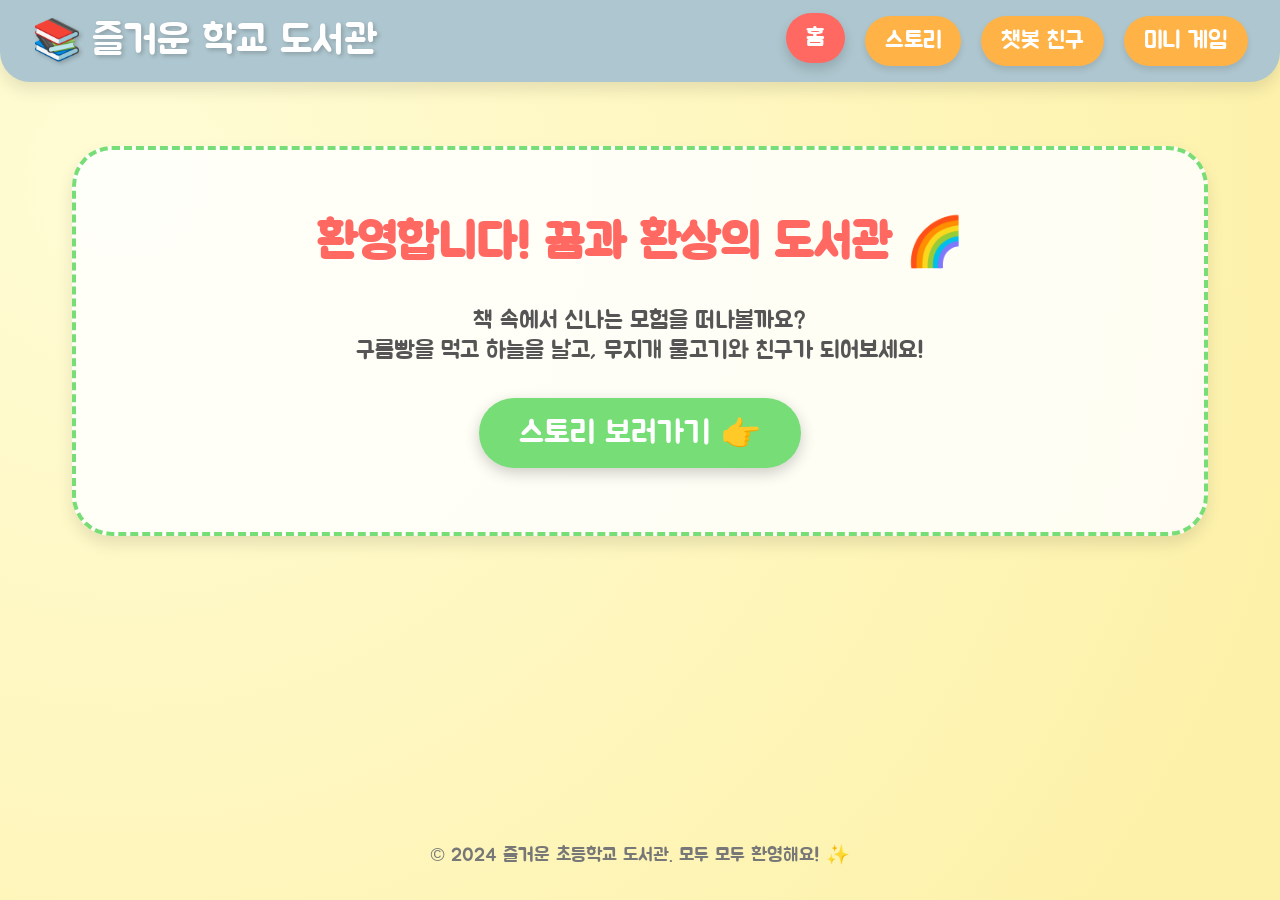
<file: index.html>
<!DOCTYPE html>
<html lang="ko">
<head>
    <meta charset="UTF-8">
    <meta name="viewport" content="width=device-width, initial-scale=1.0">
    <title>즐거운 학교 도서관</title>
    <link rel="stylesheet" href="css/style.css">
</head>
<body>
    <header>
        <a href="index.html" class="logo">
            <span>📚</span>
            즐거운 학교 도서관
        </a>
        <nav>
            <ul>
                <li><a href="index.html" class="active">홈</a></li>
                <li><a href="story.html">스토리</a></li>
                <li><a href="chatbot.html">챗봇 친구</a></li>
                <li><a href="game.html">미니 게임</a></li>
            </ul>
        </nav>
    </header>

    <main>
        <section class="hero">
            <h1>환영합니다! 꿈과 환상의 도서관 🌈</h1>
            <p>책 속에서 신나는 모험을 떠나볼까요? <br>구름빵을 먹고 하늘을 날고, 무지개 물고기와 친구가 되어보세요!</p>
            <div style="margin-top: 30px;">
                <a href="story.html" class="btn-large">스토리 보러가기 👉</a>
            </div>
        </section>
    </main>

    <footer>
        <p>&copy; 2024 즐거운 초등학교 도서관. 모두 모두 환영해요! ✨</p>
    </footer>
</body>
</html>
</file>
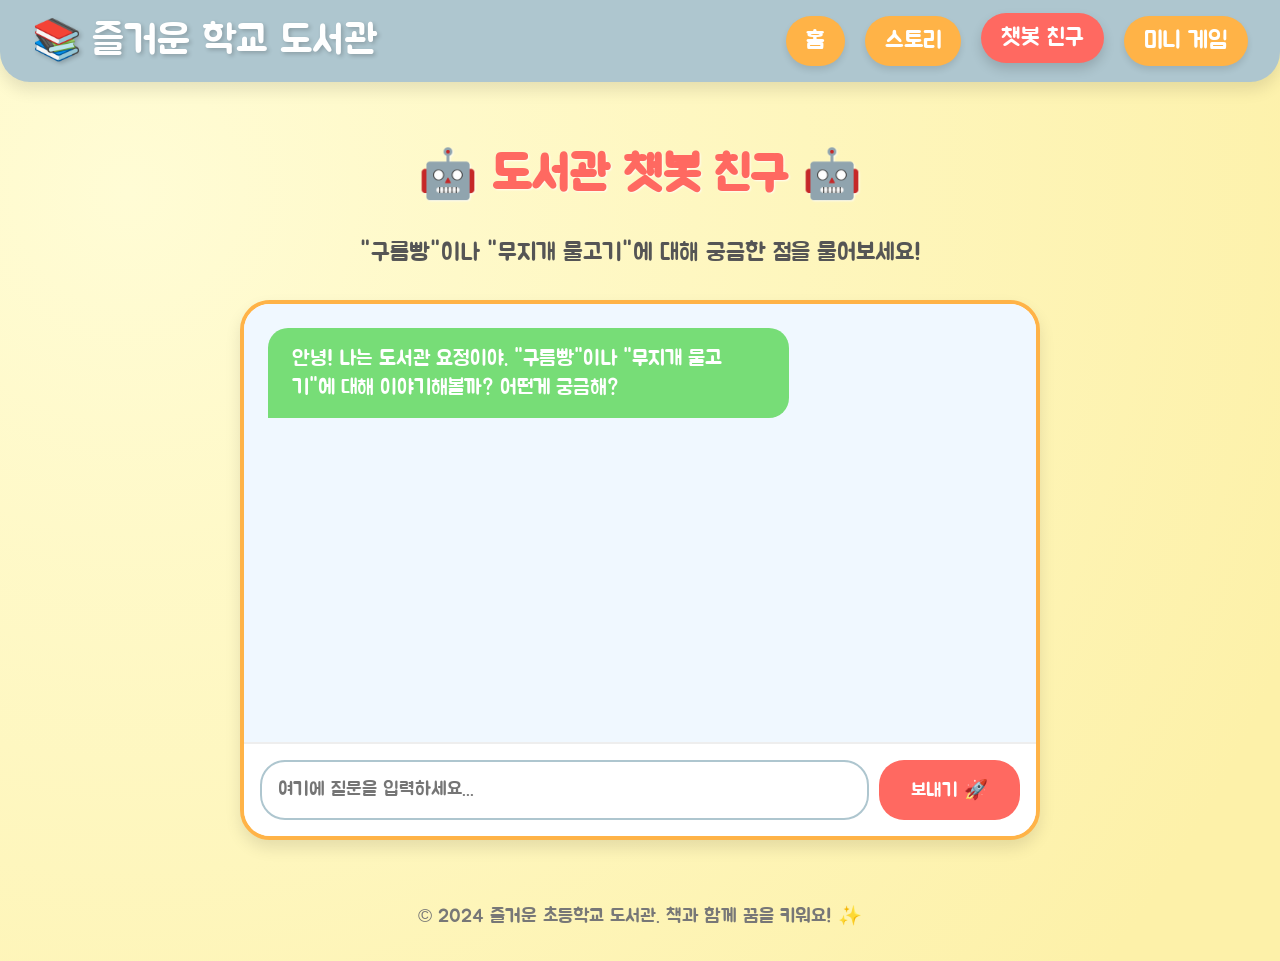
<file: chatbot.html>
<!DOCTYPE html>
<html lang="ko">
<head>
    <meta charset="UTF-8">
    <meta name="viewport" content="width=device-width, initial-scale=1.0">
    <title>챗봇 친구 - 학교 도서관</title>
    <link rel="stylesheet" href="css/style.css">
</head>
<body>
    <header>
        <a href="index.html" class="logo">
            <span>📚</span>
            즐거운 학교 도서관
        </a>
        <nav>
            <ul>
                <li><a href="index.html">홈</a></li>
                <li><a href="story.html">스토리</a></li>
                <li><a href="chatbot.html" class="active">챗봇 친구</a></li>
                <li><a href="game.html">미니 게임</a></li>
            </ul>
        </nav>
    </header>

    <main>
        <h1>🤖 도서관 챗봇 친구 🤖</h1>
        <p style="text-align: center; margin-bottom: 2rem; font-size: 1.5rem; color: #555;">
            "구름빵"이나 "무지개 물고기"에 대해 궁금한 점을 물어보세요!
        </p>
        
        <div class="chat-container">
            <div class="chat-box" id="chat-box">
                <div class="message bot">
                    안녕! 나는 도서관 요정이야. "구름빵"이나 "무지개 물고기"에 대해 이야기해볼까? 어떤게 궁금해?
                </div>
            </div>
            <div class="chat-input">
                <input type="text" id="user-input" placeholder="여기에 질문을 입력하세요..." onkeypress="handleKeyPress(event)">
                <button onclick="sendMessage()">보내기 🚀</button>
            </div>
        </div>
    </main>

    <footer>
        <p>&copy; 2024 즐거운 초등학교 도서관. 책과 함께 꿈을 키워요! ✨</p>
    </footer>

    <script src="js/chatbot.js"></script>
</body>
</html>
</file>
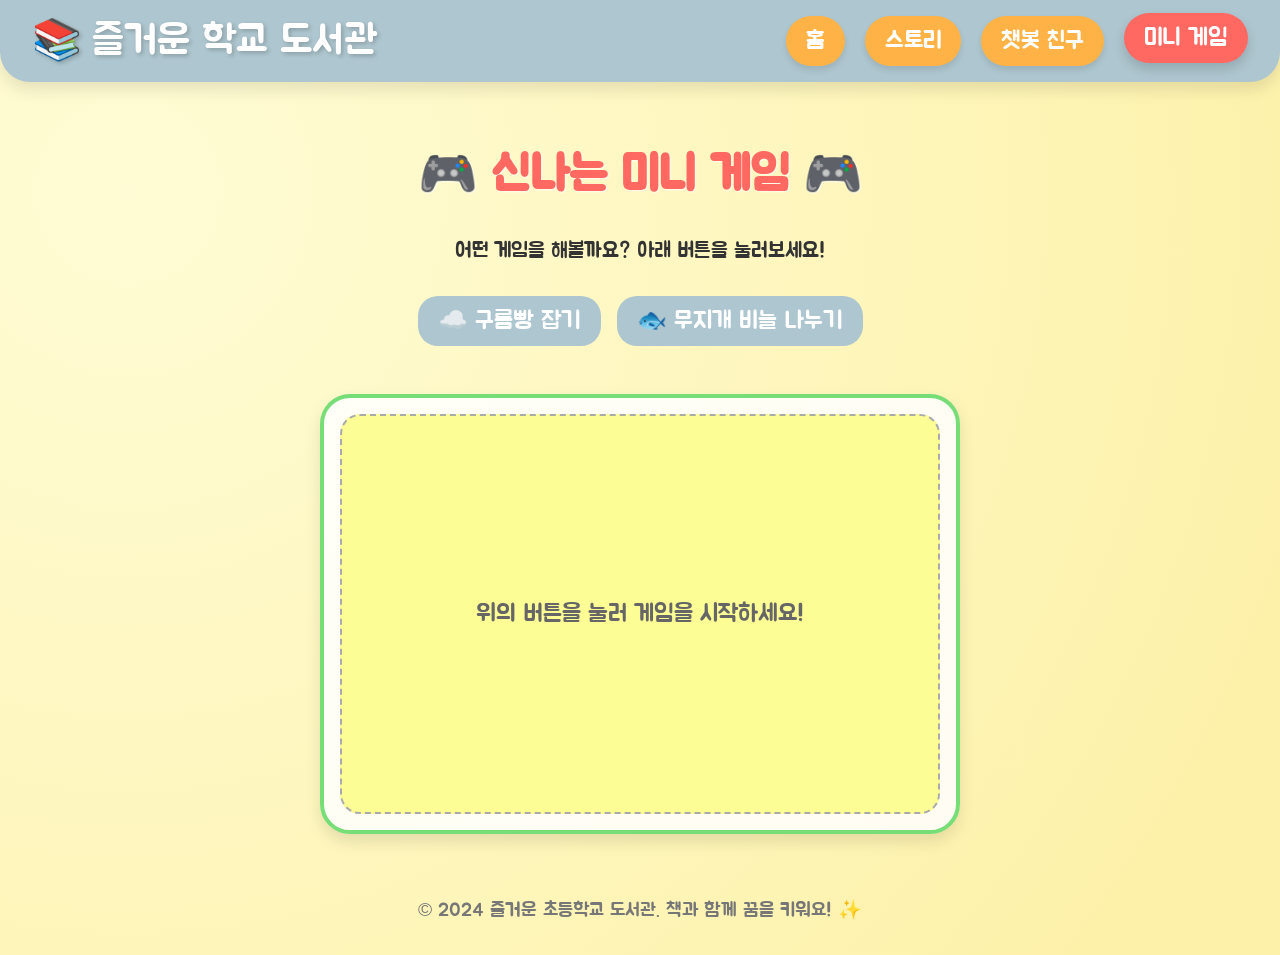
<file: game.html>
<!DOCTYPE html>
<html lang="ko">
<head>
    <meta charset="UTF-8">
    <meta name="viewport" content="width=device-width, initial-scale=1.0">
    <title>미니 게임 - 학교 도서관</title>
    <link rel="stylesheet" href="css/style.css">
</head>
<body>
    <header>
        <a href="index.html" class="logo">
            <span>📚</span>
            즐거운 학교 도서관
        </a>
        <nav>
            <ul>
                <li><a href="index.html">홈</a></li>
                <li><a href="story.html">스토리</a></li>
                <li><a href="chatbot.html">챗봇 친구</a></li>
                <li><a href="game.html" class="active">미니 게임</a></li>
            </ul>
        </nav>
    </header>

    <main>
        <h1>🎮 신나는 미니 게임 🎮</h1>
        <p style="text-align: center; margin-bottom: 2rem; font-size: 1.3rem;">
            어떤 게임을 해볼까요? 아래 버튼을 눌러보세요!
        </p>

        <div class="game-wrapper">
            <div class="game-controls">
                <button class="btn-game" onclick="startGame('cloud')">☁️ 구름빵 잡기</button>
                <button class="btn-game" onclick="startGame('fish')">🐟 무지개 비늘 나누기</button>
            </div>
            
            <div class="game-area">
                <canvas id="gameCanvas" width="600" height="400" style="display: none;"></canvas>
                <div id="gameStartMsg" style="width: 600px; height: 400px; background-color: var(--background-color); border-radius: 20px; display: flex; justify-content: center; align-items: center; font-size: 1.5rem; color: #666; border: 2px dashed #aaa;">
                    위의 버튼을 눌러 게임을 시작하세요!
                </div>
            </div>
        </div>
    </main>

    <footer>
        <p>&copy; 2024 즐거운 초등학교 도서관. 책과 함께 꿈을 키워요! ✨</p>
    </footer>

    <script src="js/game.js"></script>
</body>
</html>
</file>
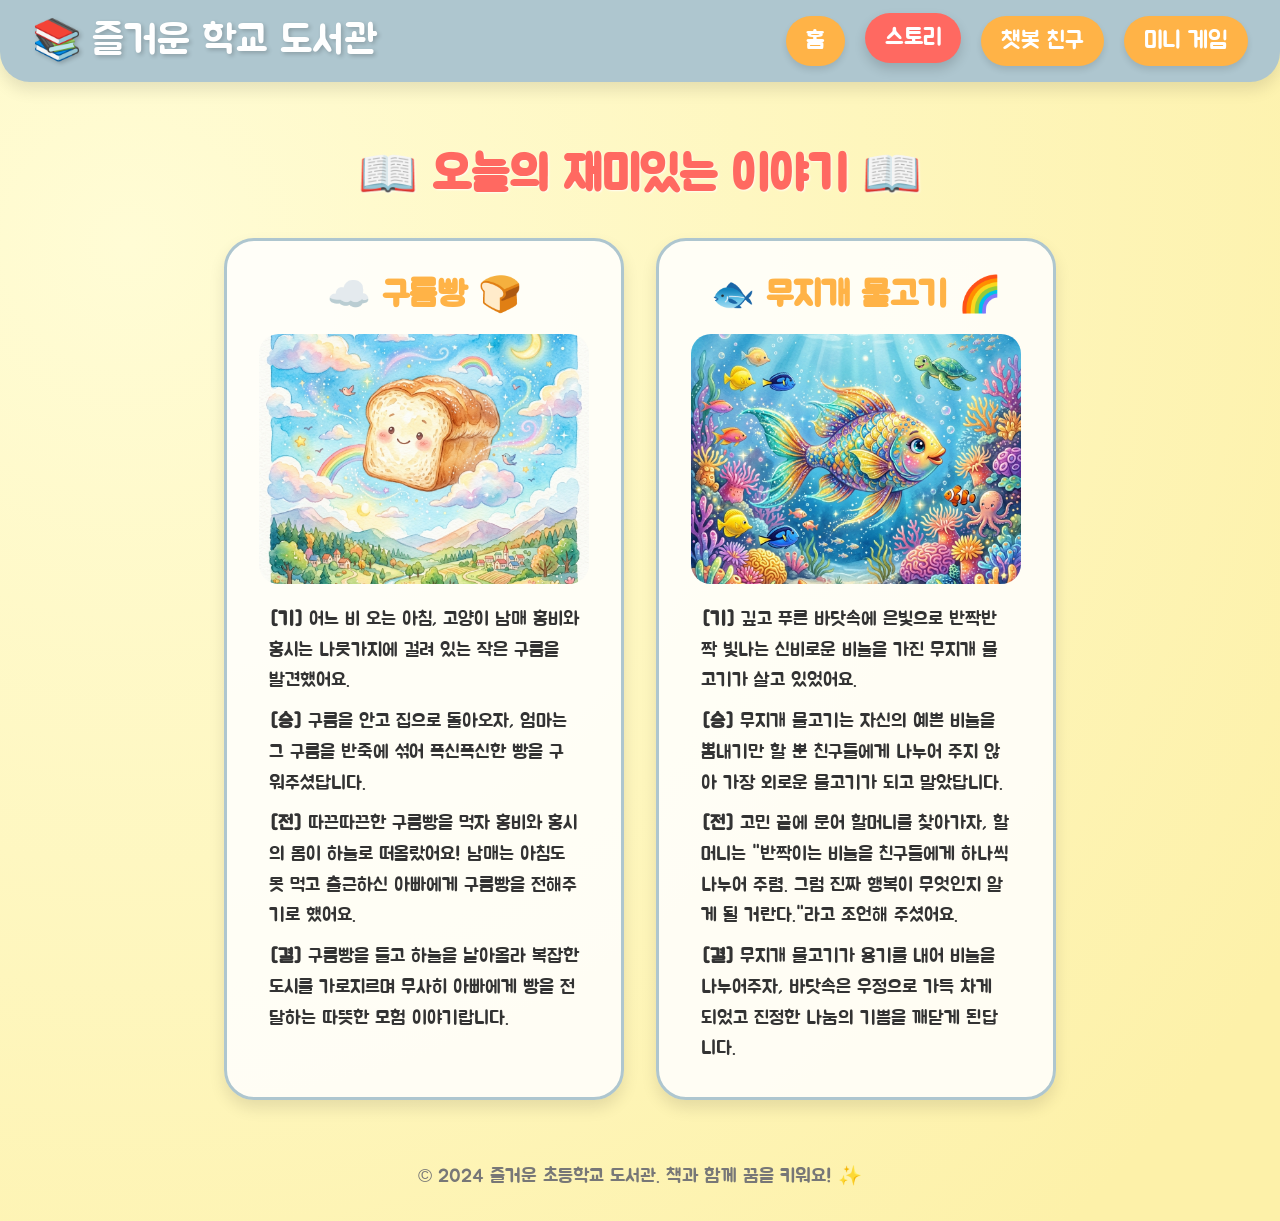
<file: story.html>
<!DOCTYPE html>
<html lang="ko">
<head>
    <meta charset="UTF-8">
    <meta name="viewport" content="width=device-width, initial-scale=1.0">
    <title>재미있는 스토리 - 학교 도서관</title>
    <link rel="stylesheet" href="css/style.css">
</head>
<body>
    <header>
        <a href="index.html" class="logo">
            <span>📚</span>
            즐거운 학교 도서관
        </a>
        <nav>
            <ul>
                <li><a href="index.html">홈</a></li>
                <li><a href="story.html" class="active">스토리</a></li>
                <li><a href="chatbot.html">챗봇 친구</a></li>
                <li><a href="game.html">미니 게임</a></li>
            </ul>
        </nav>
    </header>

    <main>
        <h1>📖 오늘의 재미있는 이야기 📖</h1>
        
        <div class="card-container">
            <div class="card">
                <h2>☁️ 구름빵 🍞</h2>
                <img src="images/cloud_bread.png" alt="구름빵 그림">
                <div style="text-align: left; padding: 0 10px; line-height: 1.6; font-size: 1.1rem;">
                    <p style="margin-bottom: 10px;"><strong>[기]</strong> 어느 비 오는 아침, 고양이 남매 홍비와 홍시는 나뭇가지에 걸려 있는 작은 구름을 발견했어요.</p>
                    <p style="margin-bottom: 10px;"><strong>[승]</strong> 구름을 안고 집으로 돌아오자, 엄마는 그 구름을 반죽에 섞어 폭신폭신한 빵을 구워주셨답니다.</p>
                    <p style="margin-bottom: 10px;"><strong>[전]</strong> 따끈따끈한 구름빵을 먹자 홍비와 홍시의 몸이 하늘로 떠올랐어요! 남매는 아침도 못 먹고 출근하신 아빠에게 구름빵을 전해주기로 했어요.</p>
                    <p><strong>[결]</strong> 구름빵을 들고 하늘을 날아올라 복잡한 도시를 가로지르며 무사히 아빠에게 빵을 전달하는 따뜻한 모험 이야기랍니다.</p>
                </div>
            </div>

            <div class="card">
                <h2>🐟 무지개 물고기 🌈</h2>
                <img src="images/rainbow_fish.png" alt="무지개 물고기 그림">
                <div style="text-align: left; padding: 0 10px; line-height: 1.6; font-size: 1.1rem;">
                    <p style="margin-bottom: 10px;"><strong>[기]</strong> 깊고 푸른 바닷속에 은빛으로 반짝반짝 빛나는 신비로운 비늘을 가진 무지개 물고기가 살고 있었어요.</p>
                    <p style="margin-bottom: 10px;"><strong>[승]</strong> 무지개 물고기는 자신의 예쁜 비늘을 뽐내기만 할 뿐 친구들에게 나누어 주지 않아 가장 외로운 물고기가 되고 말았답니다.</p>
                    <p style="margin-bottom: 10px;"><strong>[전]</strong> 고민 끝에 문어 할머니를 찾아가자, 할머니는 "반짝이는 비늘을 친구들에게 하나씩 나누어 주렴. 그럼 진짜 행복이 무엇인지 알게 될 거란다."라고 조언해 주셨어요.</p>
                    <p><strong>[결]</strong> 무지개 물고기가 용기를 내어 비늘을 나누어주자, 바닷속은 우정으로 가득 차게 되었고 진정한 나눔의 기쁨을 깨닫게 된답니다.</p>
                </div>
            </div>
        </div>
    </main>

    <footer>
        <p>&copy; 2024 즐거운 초등학교 도서관. 책과 함께 꿈을 키워요! ✨</p>
    </footer>
</body>
</html>
</file>
<file: css/style.css>
@import url('https://fonts.googleapis.com/css2?family=Jua&display=swap');

:root {
  --primary-color: #FFB347; /* Warm Orange */
  --secondary-color: #77DD77; /* Pastel Green */
  --accent-color: #FF6961; /* Pastel Red */
  --background-color: #FDFD96; /* Pastel Yellow */
  --text-color: #333333;
  --white: #FFFFFF;
  --card-bg: rgba(255, 255, 255, 0.85);
  --shadow: 0 8px 16px rgba(0, 0, 0, 0.1);
  --nav-bg: #AEC6CF; /* Pastel Blue */
}

* {
  margin: 0;
  padding: 0;
  box-sizing: border-box;
}

body {
  font-family: 'Jua', sans-serif;
  background-color: var(--background-color);
  color: var(--text-color);
  background-image: radial-gradient(circle at 10% 20%, rgb(255, 252, 213) 0%, rgb(253, 241, 169) 90%);
  min-height: 100vh;
  display: flex;
  flex-direction: column;
}

header {
  background-color: var(--nav-bg);
  padding: 1rem 2rem;
  box-shadow: var(--shadow);
  display: flex;
  justify-content: space-between;
  align-items: center;
  border-bottom-left-radius: 30px;
  border-bottom-right-radius: 30px;
  margin-bottom: 2rem;
  position: sticky;
  top: 0;
  z-index: 100;
}

.logo {
  font-size: 2.5rem;
  color: var(--white);
  text-decoration: none;
  text-shadow: 2px 2px 4px rgba(0,0,0,0.2);
  display: flex;
  align-items: center;
  gap: 10px;
}

nav ul {
  list-style: none;
  display: flex;
  gap: 20px;
}

nav a {
  text-decoration: none;
  color: var(--white);
  font-size: 1.5rem;
  background-color: var(--primary-color);
  padding: 10px 20px;
  border-radius: 25px;
  transition: all 0.3s ease;
  box-shadow: 0 4px 6px rgba(0,0,0,0.1);
  display: inline-block;
}

nav a:hover, nav a.active {
  background-color: var(--accent-color);
  transform: translateY(-3px);
  box-shadow: 0 6px 12px rgba(0,0,0,0.15);
}

main {
  flex-grow: 1;
  padding: 2rem;
  max-width: 1200px;
  margin: 0 auto;
  width: 100%;
}

h1 {
  font-size: 3rem;
  text-align: center;
  margin-bottom: 2rem;
  color: var(--accent-color);
  text-shadow: 1px 1px 2px rgba(255,255,255,0.8);
}

h2 {
  font-size: 2.2rem;
  color: var(--primary-color);
  margin-bottom: 1rem;
}

.hero {
  text-align: center;
  background-color: var(--card-bg);
  padding: 4rem 2rem;
  border-radius: 40px;
  box-shadow: var(--shadow);
  border: 4px dashed var(--secondary-color);
  animation: bounceIn 1s cubic-bezier(0.175, 0.885, 0.32, 1.275);
}

@keyframes bounceIn {
  0% { transform: scale(0.5); opacity: 0; }
  100% { transform: scale(1); opacity: 1; }
}

.hero p {
  font-size: 1.5rem;
  margin-bottom: 2rem;
  color: #555;
}

.btn-large {
  display: inline-block;
  background-color: var(--secondary-color);
  color: var(--white);
  font-size: 2rem;
  padding: 15px 40px;
  border-radius: 50px;
  text-decoration: none;
  transition: all 0.3s;
  box-shadow: 0 5px 15px rgba(0,0,0,0.2);
}

.btn-large:hover {
  background-color: #5bc05b;
  transform: scale(1.05);
}

/* Cards for Story Menu */
.card-container {
  display: flex;
  gap: 2rem;
  justify-content: center;
  flex-wrap: wrap;
}

.card {
  background: var(--card-bg);
  border-radius: 30px;
  padding: 2rem;
  width: 100%;
  max-width: 400px;
  box-shadow: var(--shadow);
  transition: transform 0.3s;
  text-align: center;
  border: 3px solid var(--nav-bg);
}

.card:hover {
  transform: translateY(-10px);
}

.card img {
  width: 100%;
  height: 250px;
  object-fit: cover;
  border-radius: 20px;
  margin-bottom: 1rem;
}

.card p {
  font-size: 1.2rem;
  line-height: 1.6;
}

/* Chatbot Styles */
.chat-container {
  background: var(--white);
  border-radius: 30px;
  overflow: hidden;
  box-shadow: var(--shadow);
  max-width: 800px;
  margin: 0 auto;
  border: 4px solid var(--primary-color);
  display: flex;
  flex-direction: column;
  height: 60vh;
}

.chat-box {
  flex-grow: 1;
  padding: 1.5rem;
  overflow-y: auto;
  display: flex;
  flex-direction: column;
  gap: 1rem;
  background-color: #f0f8ff;
}

.message {
  max-width: 70%;
  padding: 1rem 1.5rem;
  border-radius: 20px;
  font-size: 1.3rem;
  line-height: 1.4;
  animation: slideIn 0.3s ease-out;
}

@keyframes slideIn {
  from { opacity: 0; transform: translateY(20px); }
  to { opacity: 1; transform: translateY(0); }
}

.message.bot {
  background-color: var(--secondary-color);
  color: var(--white);
  align-self: flex-start;
  border-bottom-left-radius: 0;
}

.message.user {
  background-color: var(--primary-color);
  color: var(--white);
  align-self: flex-end;
  border-bottom-right-radius: 0;
}

.chat-input {
  display: flex;
  padding: 1rem;
  background: var(--card-bg);
  border-top: 2px solid #eee;
}

.chat-input input {
  flex-grow: 1;
  padding: 1rem;
  border: 2px solid var(--nav-bg);
  border-radius: 25px;
  font-size: 1.2rem;
  font-family: 'Jua', sans-serif;
  outline: none;
}

.chat-input button {
  background-color: var(--accent-color);
  color: var(--white);
  border: none;
  border-radius: 25px;
  padding: 0 2rem;
  margin-left: 10px;
  font-size: 1.2rem;
  font-family: 'Jua', sans-serif;
  cursor: pointer;
  transition: background 0.3s;
}

.chat-input button:hover {
  background-color: #e55c54;
}

/* Game Styles */
.game-wrapper {
  display: flex;
  flex-direction: column;
  align-items: center;
  gap: 2rem;
}

.game-area {
  background: var(--card-bg);
  padding: 1rem;
  border-radius: 30px;
  box-shadow: var(--shadow);
  border: 4px solid var(--secondary-color);
}

canvas {
  background-color: #87CEEB; /* Sky blue */
  border-radius: 20px;
  cursor: pointer;
}

.game-controls {
  display: flex;
  gap: 1rem;
  margin-bottom: 1rem;
}

.btn-game {
  background-color: var(--nav-bg);
  color: var(--white);
  border: none;
  padding: 10px 20px;
  font-size: 1.5rem;
  font-family: 'Jua', sans-serif;
  border-radius: 20px;
  cursor: pointer;
  transition: all 0.2s;
}

.btn-game:hover {
  background-color: #9cb5bd;
  transform: scale(1.05);
}

footer {
  text-align: center;
  padding: 2rem;
  color: #777;
  font-size: 1.2rem;
}
</file>
